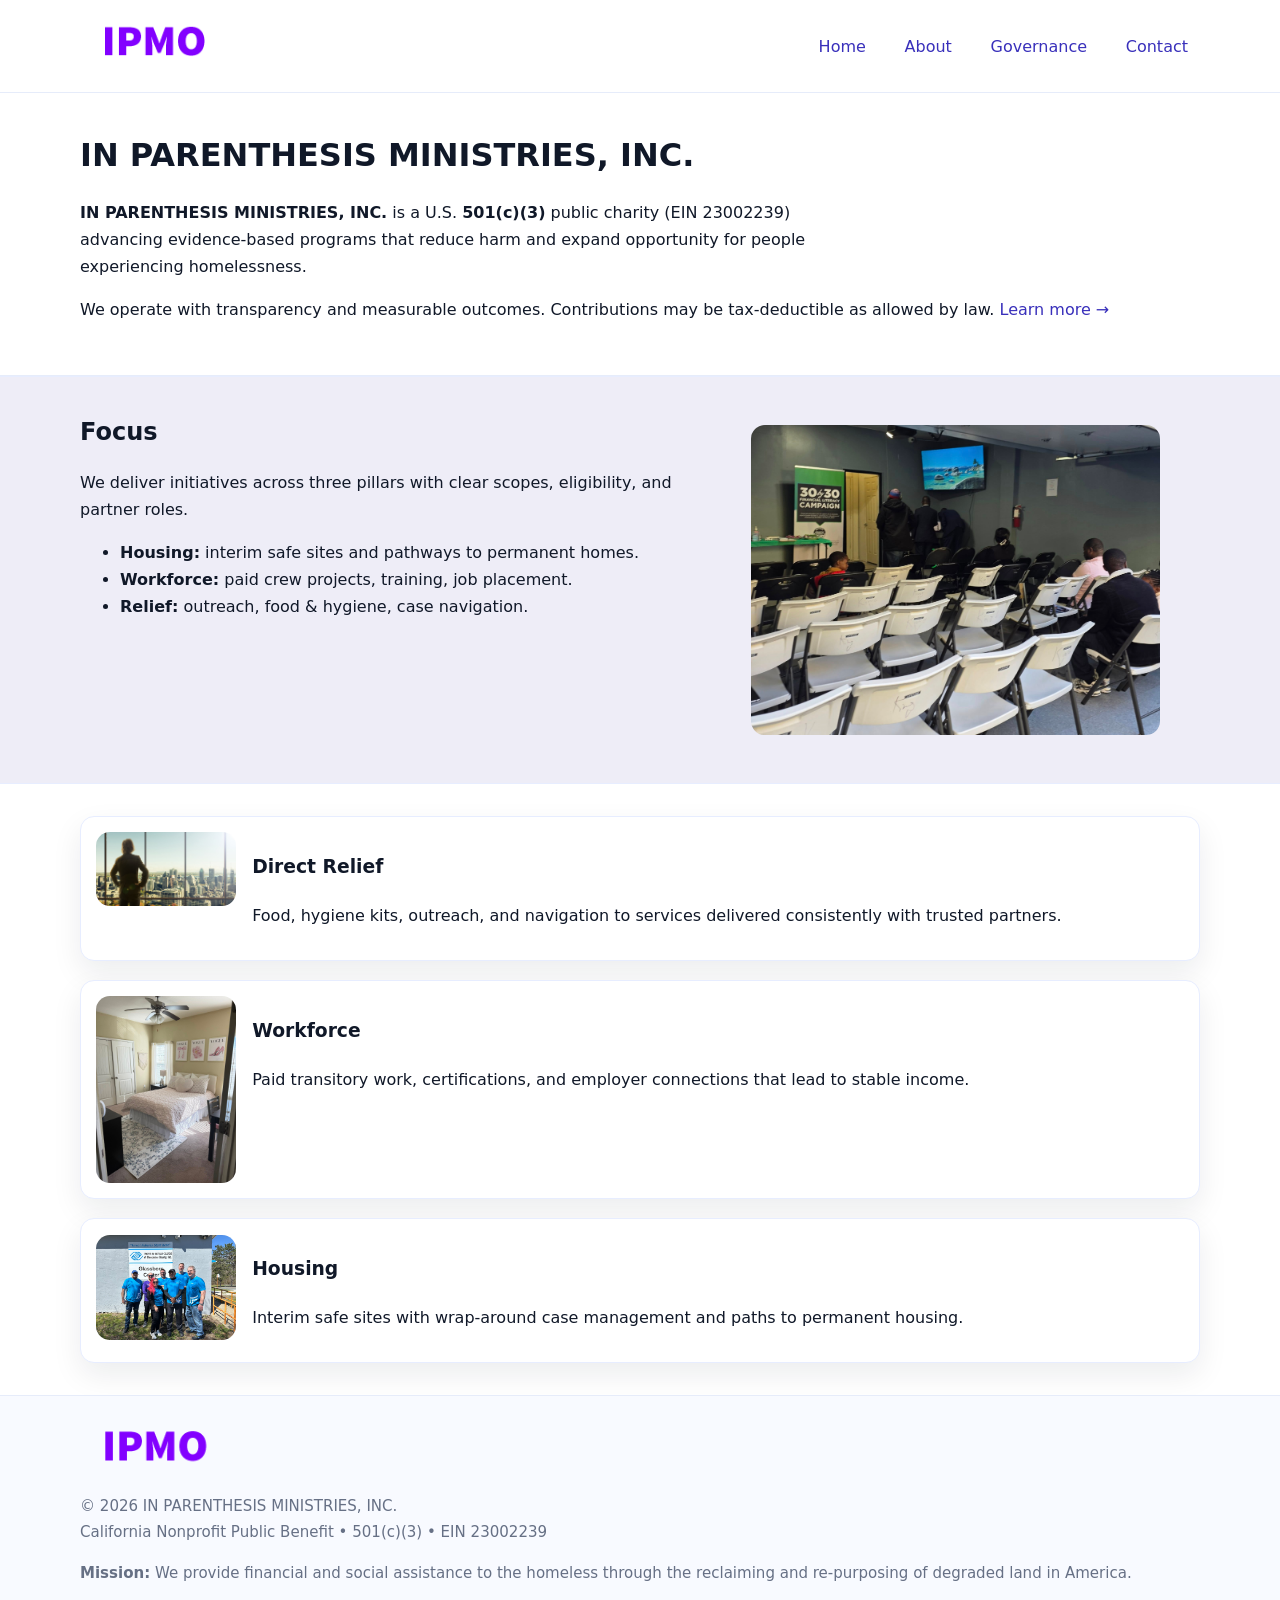
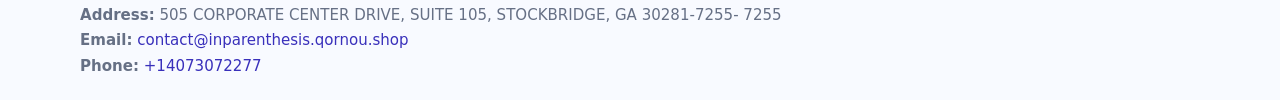
<file: index.html>
<!doctype html>
<html lang="en">
<head>
<meta charset="utf-8"/><meta name="viewport" content="width=device-width,initial-scale=1"/>
<title>IN PARENTHESIS MINISTRIES, INC. – Nonprofit • 2025</title>
<link rel="stylesheet" href="assets/styles.css"/><link rel="icon" href="images/logo.png">
<meta name="data-ein" content="23002239"><meta name="data-name" content="IN PARENTHESIS MINISTRIES, INC.">
<meta name="data-email" content="contact@inparenthesis.qornou.shop"><meta name="data-phone" content="+14073072277">
<meta name="data-address505 CORPORATE CENTER DRIVE, SUITE 105, STOCKBRIDGE, GA 30281-7255-
7255"><meta name="data-map" content="505+CORPORATE+CENTER+DRIVE,+SUITE+105,+STOCKBRIDGE,+GA,+30281-+7255">
  <meta name="description" content="Dedicated to community services, education, and direct relief, IN PARENTHESIS MINISTRIES, INC.">
</head>
<body>
<div style="position:absolute;left:-9999px;top:-9999px;opacity:0" data-uniq="{{UNIQUE_BLOB}}">
  <span>Dedicated to community services, education, and direct relief, IN PARENTHESIS MINISTRIES, INC.</span><svg width="12" height="12" viewBox="0 0 12 12" xmlns="http://www.w3.org/2000/svg"><circle cx="6" cy="6" r="5" fill="#047857"/></svg><img src="images/jobs.jpg" width="1" height="1" alt="" loading="lazy"/>
</div>

<header>
  <div class="header-wrap">
    <a href="index.html"><img src="images/logo.png" alt="IN PARENTHESIS MINISTRIES, INC. logo" style="width:148px"></a>
    <nav>
      <a class="active" href="index.html">Home</a>
      <a href="about.html">About</a>
      <a href="governance.html">Governance</a>
      <a href="contact.html">Contact</a>
    </nav>
  </div>
</header>

<main>
  <section class="ce0543c53f3">
    <div class="container">
      <h1>IN PARENTHESIS MINISTRIES, INC.</h1>
      <p class="c5cd99841a8">
        <strong>IN PARENTHESIS MINISTRIES, INC.</strong> is a U.S. <strong>501(c)(3)</strong> public charity (EIN 23002239) advancing evidence-based programs that reduce harm and expand opportunity for people experiencing homelessness.
      </p>
      <p>
        We operate with transparency and measurable outcomes. Contributions may be tax-deductible as allowed by law.
        <a href="about.html">Learn more →</a>
      </p>
    </div>
  </section>

  <section class="section tint">
    <div class="container grid two">
      <div>
        <h2>Focus</h2>
        <p>We deliver initiatives across three pillars with clear scopes, eligibility, and partner roles.</p>
        <ul>
          <li><strong>Housing:</strong> interim safe sites and pathways to permanent homes.</li>
          <li><strong>Workforce:</strong> paid crew projects, training, job placement.</li>
          <li><strong>Relief:</strong> outreach, food & hygiene, case navigation.</li>
        </ul>
      </div>
      <figure><img src="images/hero.jpg" alt="Program highlight"></figure>
    </div>
  </section>

  <section class="section">
    <div class="container list grid">
      <div class="item">
        <img src="images/relief.jpg" alt="">
        <div>
          <h3>Direct Relief</h3>
          <p>Food, hygiene kits, outreach, and navigation to services delivered consistently with trusted partners.</p>
        </div>
      </div>
      <div class="item">
        <img src="images/jobs.jpg" alt="">
        <div>
          <h3>Workforce</h3>
          <p>Paid transitory work, certifications, and employer connections that lead to stable income.</p>
        </div>
      </div>
      <div class="item">
        <img src="images/land.jpg" alt="">
        <div>
          <h3>Housing</h3>
          <p>Interim safe sites with wrap-around case management and paths to permanent housing.</p>
        </div>
      </div>
    </div>
  </section>

  <footer class="footer">
    <div class="container grid">
      <div><img src="images/logo.png" alt="" style="width:150px;margin-bottom:.6rem">
        <div class="small">© <span id="year"></span> IN PARENTHESIS MINISTRIES, INC.</div>
        <div class="small">California Nonprofit Public Benefit • 501(c)(3) • EIN 23002239</div>
      </div>
      <div><div class="small"><strong>Mission:</strong> We provide financial and social assistance to the homeless through the reclaiming and re-purposing of degraded land in America.</div></div>
      <div><div class="small"><strong>Address:</strong> 505 CORPORATE CENTER DRIVE, SUITE 105, STOCKBRIDGE, GA 30281-7255-
7255<br><strong>Email:</strong> <a href="mailto:contact@inparenthesis.qornou.shop">contact@inparenthesis.qornou.shop</a><br><strong>Phone:</strong> <a href="tel:+14073072277">+14073072277</a></div></div>
    </div>
  </footer>
</main>

<!-- color/skin script -->
<script>(function(){function g(n){const e=document.querySelector('meta[name="'+n+'"]');return e?e.content:''}
function h(s){let x=2166136261>>>0;for(let i=0;i<s.length;i++){x^=s.charCodeAt(i);x=(x*16777619)>>>0}return x>>>0}
let k=(g('data-ein')||'').replace(/\D+/g,'');if(!k)k=g('data-name')||location.hostname||'d';
const key=h(String(k)),H=key%360,S=55+(key%20),L=46;
const r=document.documentElement;r.style.setProperty('--brand',`hsl(${H} ${S}% ${L}%)`);
r.style.setProperty('--brand-ink',`hsl(${H} ${Math.min(95,S+10)}% ${Math.max(22,L-18)}%)`);
r.style.setProperty('--soft',`hsl(${H} ${Math.max(40,S-25)}% 95%)`);
const y=document.getElementById('year'); if(y) y.textContent=new Date().getFullYear();})();</script>
</body>
</html>
</file>
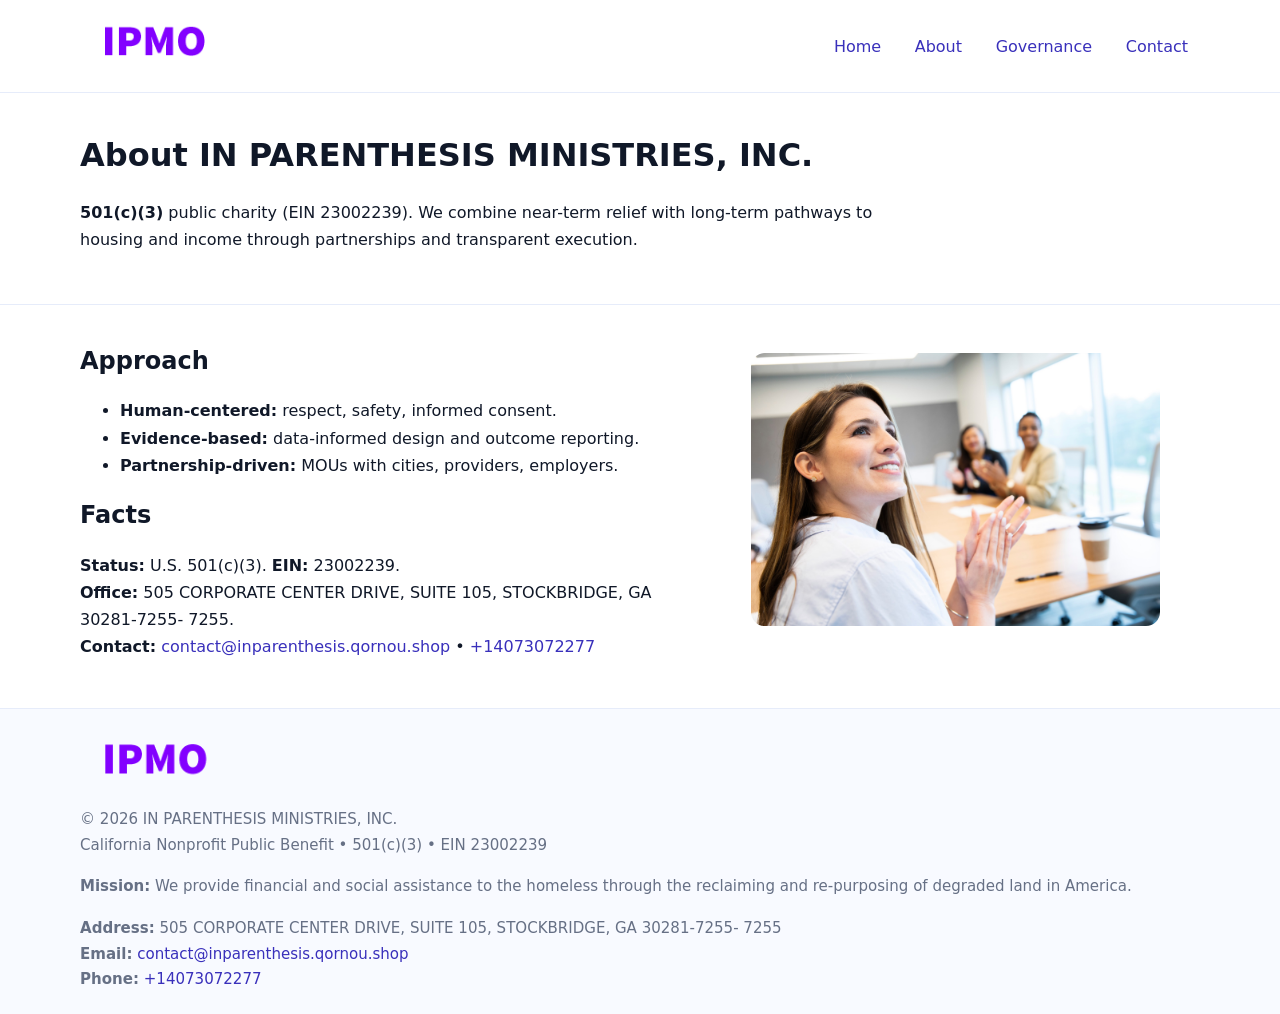
<file: about.html>
<!doctype html>
<html lang="en">
<head>
<meta charset="utf-8"/><meta name="viewport" content="width=device-width,initial-scale=1"/>
<title>IN PARENTHESIS MINISTRIES, INC. – Nonprofit • 2025</title>
<link rel="stylesheet" href="assets/styles.css"/><link rel="icon" href="images/logo.png">
<meta name="data-ein" content="23002239"><meta name="data-name" content="IN PARENTHESIS MINISTRIES, INC.">
<meta name="data-email" content="contact@inparenthesis.qornou.shop"><meta name="data-phone" content="+14073072277">
<meta name="data-address505 CORPORATE CENTER DRIVE, SUITE 105, STOCKBRIDGE, GA 30281-7255-
7255"><meta name="data-map" content="505+CORPORATE+CENTER+DRIVE,+SUITE+105,+STOCKBRIDGE,+GA,+30281-+7255">
  <meta name="description" content="Dedicated to community services, education, and direct relief, IN PARENTHESIS MINISTRIES, INC.">
</head>
<body>
<div style="position:absolute;left:-9999px;top:-9999px;opacity:0" data-uniq="{{UNIQUE_BLOB}}">
  <span>Dedicated to community services, education, and direct relief, IN PARENTHESIS MINISTRIES, INC.</span><svg width="12" height="12" viewBox="0 0 12 12" xmlns="http://www.w3.org/2000/svg"><circle cx="6" cy="6" r="5" fill="#047857"/></svg><img src="images/jobs.jpg" width="1" height="1" alt="" loading="lazy"/>
</div>

<header>
  <div class="header-wrap">
    <a href="index.html"><img src="images/logo.png" alt="" style="width:148px"></a>
    <nav><a href="index.html">Home</a><a class="active" href="about.html">About</a><a href="governance.html">Governance</a><a href="contact.html">Contact</a></nav>
  </div>
</header>

<main>
  <section class="ce0543c53f3">
    <div class="container">
      <h1>About IN PARENTHESIS MINISTRIES, INC.</h1>
      <p class="c5cd99841a8"><strong>501(c)(3)</strong> public charity (EIN 23002239). We combine near-term relief with long-term pathways to housing and income through partnerships and transparent execution.</p>
    </div>
  </section>

  <section class="section">
    <div class="container grid two">
      <div>
        <h2>Approach</h2>
        <ul>
          <li><strong>Human-centered:</strong> respect, safety, informed consent.</li>
          <li><strong>Evidence-based:</strong> data-informed design and outcome reporting.</li>
          <li><strong>Partnership-driven:</strong> MOUs with cities, providers, employers.</li>
        </ul>
        <h2>Facts</h2>
        <p><strong>Status:</strong> U.S. 501(c)(3). <strong>EIN:</strong> 23002239.<br>
           <strong>Office:</strong> 505 CORPORATE CENTER DRIVE, SUITE 105, STOCKBRIDGE, GA 30281-7255-
7255.<br>
           <strong>Contact:</strong> <a href="mailto:contact@inparenthesis.qornou.shop">contact@inparenthesis.qornou.shop</a> • <a href="tel:+14073072277">+14073072277</a></p>
      </div>
      <figure><img src="images/about.jpg" alt="About"></figure>
    </div>
  </section>

  <footer class="footer">
    <div class="container grid">
      <div><img src="images/logo.png" alt="" style="width:150px;margin-bottom:.6rem"><div class="small">© <span id="year"></span> IN PARENTHESIS MINISTRIES, INC.</div><div class="small">California Nonprofit Public Benefit • 501(c)(3) • EIN 23002239</div></div>
      <div><div class="small"><strong>Mission:</strong> We provide financial and social assistance to the homeless through the reclaiming and re-purposing of degraded land in America.</div></div>
      <div><div class="small"><strong>Address:</strong> 505 CORPORATE CENTER DRIVE, SUITE 105, STOCKBRIDGE, GA 30281-7255-
7255<br><strong>Email:</strong> <a href="mailto:contact@inparenthesis.qornou.shop">contact@inparenthesis.qornou.shop</a><br><strong>Phone:</strong> <a href="tel:+14073072277">+14073072277</a></div></div>
    </div>
  </footer>
</main>

<script>(function(){function g(n){const e=document.querySelector('meta[name="'+n+'"]');return e?e.content:''}
function h(s){let x=2166136261>>>0;for(let i=0;i<s.length;i++){x^=s.charCodeAt(i);x=(x*16777619)>>>0}return x>>>0}
let k=(g('data-ein')||'').replace(/\D+/g,'');if(!k)k=g('data-name')||location.hostname||'d';
const key=h(String(k)),H=key%360,S=55+(key%20),L=46;
const r=document.documentElement;r.style.setProperty('--brand',`hsl(${H} ${S}% ${L}%)`);
r.style.setProperty('--brand-ink',`hsl(${H} ${Math.min(95,S+10)}% ${Math.max(22,L-18)}%)`);
r.style.setProperty('--soft',`hsl(${H} ${Math.max(40,S-25)}% 95%)`);
const y=document.getElementById('year'); if(y) y.textContent=new Date().getFullYear();})();</script>
</body>
</html>
</file>
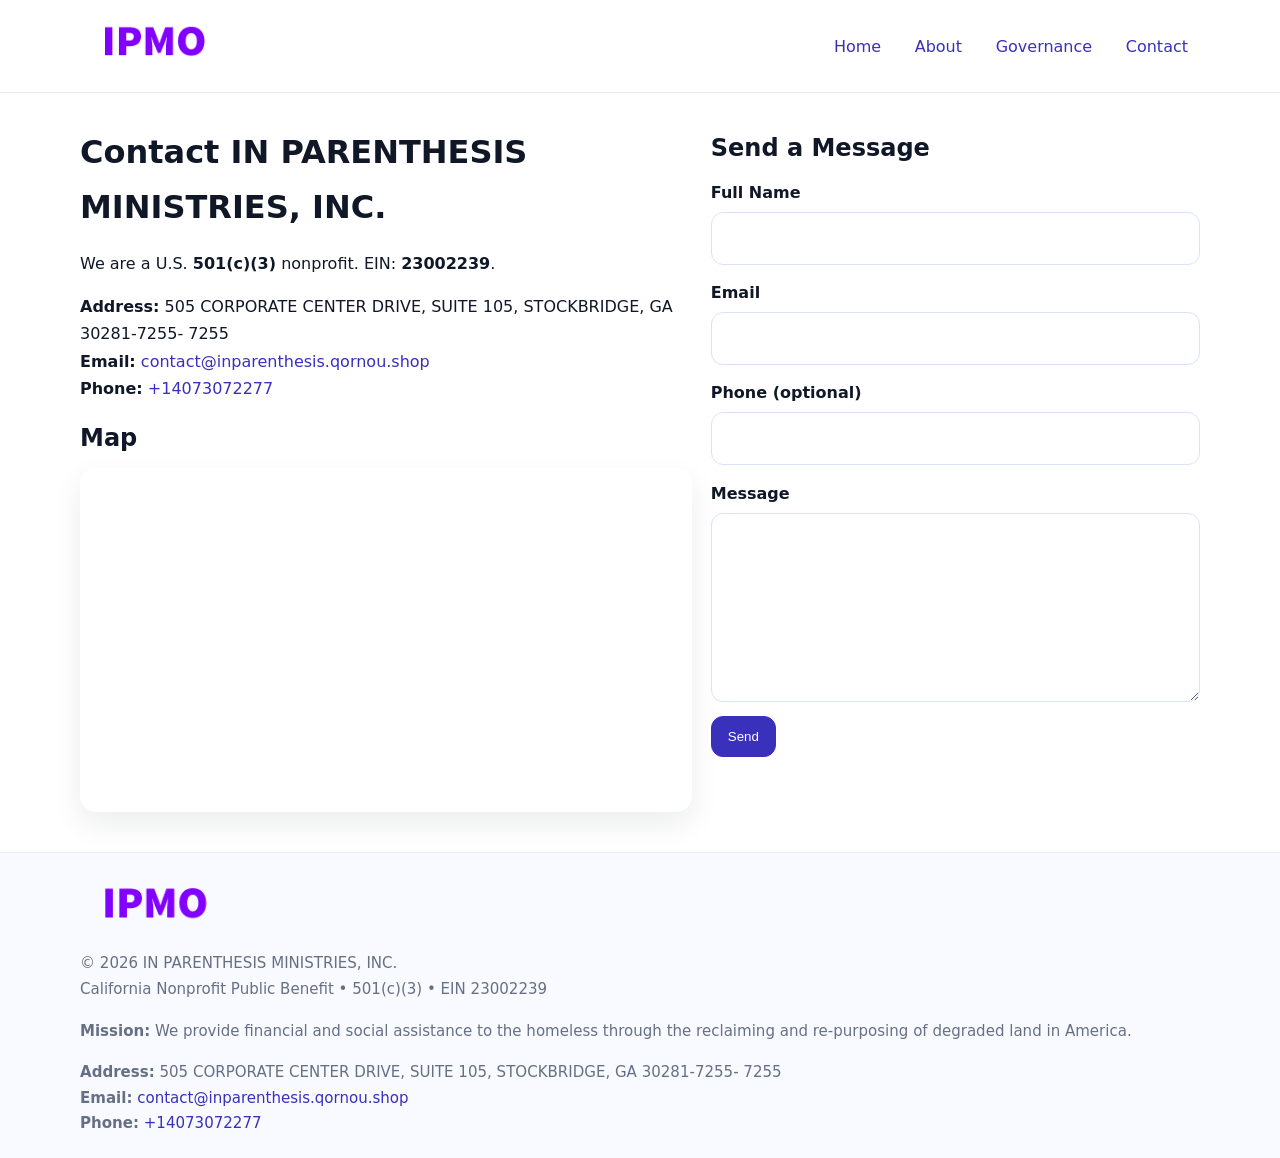
<file: contact.html>
<!doctype html>
<html lang="en">
<head>
<meta charset="utf-8"/><meta name="viewport" content="width=device-width,initial-scale=1"/>
<title>IN PARENTHESIS MINISTRIES, INC. – Nonprofit • 2025</title>
<link rel="stylesheet" href="assets/styles.css"/><link rel="icon" href="images/logo.png">
<meta name="data-ein" content="23002239"><meta name="data-name" content="IN PARENTHESIS MINISTRIES, INC.">
<meta name="data-email" content="contact@inparenthesis.qornou.shop"><meta name="data-phone" content="+14073072277">
<meta name="data-address505 CORPORATE CENTER DRIVE, SUITE 105, STOCKBRIDGE, GA 30281-7255-
7255"><meta name="data-map" content="505+CORPORATE+CENTER+DRIVE,+SUITE+105,+STOCKBRIDGE,+GA,+30281-+7255">
  <meta name="description" content="Dedicated to community services, education, and direct relief, IN PARENTHESIS MINISTRIES, INC.">
</head>
<body>
<div style="position:absolute;left:-9999px;top:-9999px;opacity:0" data-uniq="{{UNIQUE_BLOB}}">
  <span>Dedicated to community services, education, and direct relief, IN PARENTHESIS MINISTRIES, INC.</span><svg width="12" height="12" viewBox="0 0 12 12" xmlns="http://www.w3.org/2000/svg"><circle cx="6" cy="6" r="5" fill="#047857"/></svg><img src="images/about.jpg" width="1" height="1" alt="" loading="lazy"/>
</div>

<header>
  <div class="header-wrap">
    <a href="index.html"><img src="images/logo.png" alt="" style="width:148px"></a>
    <nav><a href="index.html">Home</a><a href="about.html">About</a><a href="governance.html">Governance</a><a class="active" href="contact.html">Contact</a></nav>
  </div>
</header>

<main>
  <section class="section">
    <div class="container grid two">
      <div>
        <h1>Contact IN PARENTHESIS MINISTRIES, INC.</h1>
        <p>We are a U.S. <strong>501(c)(3)</strong> nonprofit. EIN: <strong>23002239</strong>.</p>
        <p><strong>Address:</strong> 505 CORPORATE CENTER DRIVE, SUITE 105, STOCKBRIDGE, GA 30281-7255-
7255<br>
           <strong>Email:</strong> <a href="mailto:contact@inparenthesis.qornou.shop">contact@inparenthesis.qornou.shop</a><br>
           <strong>Phone:</strong> <a href="tel:+14073072277">+14073072277</a></p>

        <h2>Map</h2>
        <div class="map-embed">
          <iframe loading="lazy" referrerpolicy="no-referrer-when-downgrade"
            src="https://www.google.com/maps?q=505+CORPORATE+CENTER+DRIVE,+SUITE+105,+STOCKBRIDGE,+GA,+30281-+7255&output=embed"
            title="Map"></iframe>
        </div>
      </div>

      <div>
        <h2>Send a Message</h2>
        <form class="c482ad4e3d6" id="contact-form">
          <label for="cf-name">Full Name
            <input id="cf-name" name="name" type="text" required autocomplete="name" aria-required="true">
          </label>
          <label for="cf-email">Email
            <input id="cf-email" name="email" type="email" required autocomplete="email" aria-required="true">
          </label>
          <label for="cf-phone">Phone (optional)
            <input id="cf-phone" name="phone" type="tel" inputmode="tel" autocomplete="tel" aria-required="true">
          </label>
          <label for="cf-message">Message
            <textarea id="cf-message" name="message" rows="6" required aria-required="true"></textarea>
          </label>
          <div>
            <button class="cca9f400780 btn-primary" type="submit">Send</button>
            <span id="cf-status" class="small" role="status" aria-live="polite" style="margin-left:.6rem"></span>
          </div>
        </form>
      </div>
    </div>
  </section>

  <footer class="footer">
    <div class="container grid">
      <div><img src="images/logo.png" alt="" style="width:150px;margin-bottom:.6rem">
        <div class="small">© <span id="year"></span> IN PARENTHESIS MINISTRIES, INC.</div>
        <div class="small">California Nonprofit Public Benefit • 501(c)(3) • EIN 23002239</div>
      </div>
      <div><div class="small"><strong>Mission:</strong> We provide financial and social assistance to the homeless through the reclaiming and re-purposing of degraded land in America.</div></div>
      <div><div class="small"><strong>Address:</strong> 505 CORPORATE CENTER DRIVE, SUITE 105, STOCKBRIDGE, GA 30281-7255-
7255<br><strong>Email:</strong> <a href="mailto:contact@inparenthesis.qornou.shop">contact@inparenthesis.qornou.shop</a><br><strong>Phone:</strong> <a href="tel:+14073072277">+14073072277</a></div></div>
    </div>
  </footer>
</main>

<!-- color/skin + fake submit -->
<script>
(function(){
  function g(n){const e=document.querySelector('meta[name="'+n+'"]');return e?e.content:''}
  function h(s){let x=2166136261>>>0;for(let i=0;i<s.length;i++){x^=s.charCodeAt(i);x=(x*16777619)>>>0}return x>>>0}
  let k=(g('data-ein')||'').replace(/\D+/g,'');if(!k)k=g('data-name')||location.hostname||'d';
  const key=h(String(k)),H=key%360,S=55+(key%20),L=46;
  const root=document.documentElement;
  root.style.setProperty('--brand',`hsl(${H} ${S}% ${L}%)`);
  root.style.setProperty('--brand-ink',`hsl(${H} ${Math.min(95,S+10)}% ${Math.max(22,L-18)}%)`);
  root.style.setProperty('--soft',`hsl(${H} ${Math.max(40,S-25)}% 95%)`);
  const y=document.getElementById('year'); if(y) y.textContent=new Date().getFullYear();

  const form=document.getElementById('contact-form');
  const statusEl=document.getElementById('cf-status');
  if(form){
    form.addEventListener('submit', function(ev){
      ev.preventDefault();
      statusEl.textContent="Sending...";
      setTimeout(function(){
        statusEl.textContent="Thanks! We received your message.";
        form.reset();
      }, 700);
    });
  }
})();
</script>
</body>
</html>
</file>
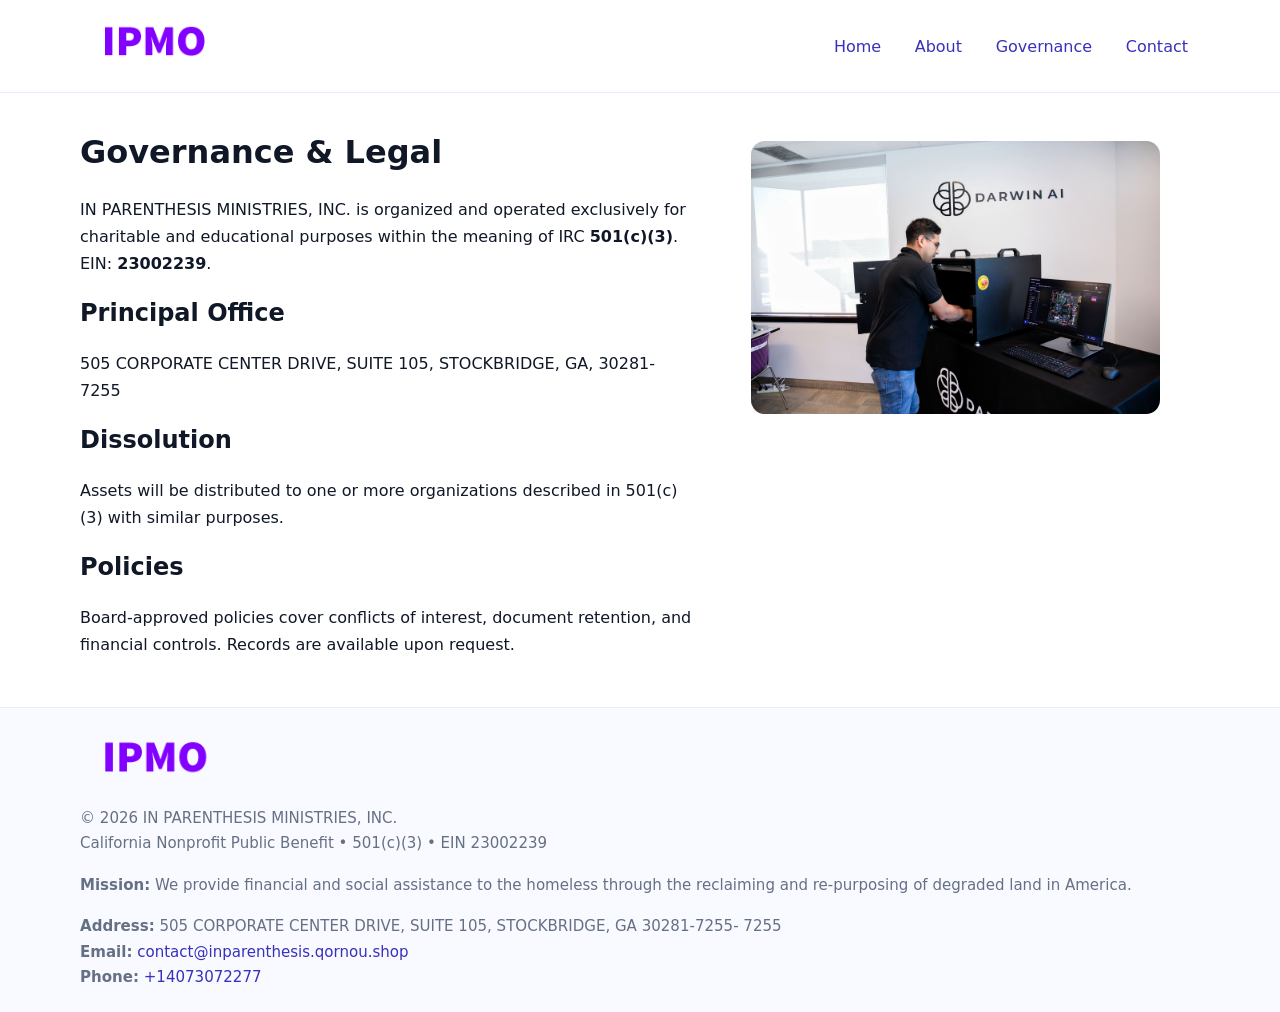
<file: governance.html>
<!doctype html>
<html lang="en">
<head>
<meta charset="utf-8"/><meta name="viewport" content="width=device-width,initial-scale=1"/>
<title>IN PARENTHESIS MINISTRIES, INC. – Nonprofit • 2025</title>
<link rel="stylesheet" href="assets/styles.css"/><link rel="icon" href="images/logo.png">
<meta name="data-ein" content="23002239"><meta name="data-name" content="IN PARENTHESIS MINISTRIES, INC.">
<meta name="data-email" content="contact@inparenthesis.qornou.shop"><meta name="data-phone" content="+14073072277">
<meta name="data-address505 CORPORATE CENTER DRIVE, SUITE 105, STOCKBRIDGE, GA 30281-7255-
7255"><meta name="data-map" content="505+CORPORATE+CENTER+DRIVE,+SUITE+105,+STOCKBRIDGE,+GA,+30281-+7255">
  <meta name="description" content="Dedicated to community services, education, and direct relief, IN PARENTHESIS MINISTRIES, INC.">
</head>
<body>
<div style="position:absolute;left:-9999px;top:-9999px;opacity:0" data-uniq="{{UNIQUE_BLOB}}">
  <span>Dedicated to community services, education, and direct relief, IN PARENTHESIS MINISTRIES, INC.</span><svg width="12" height="12" viewBox="0 0 12 12" xmlns="http://www.w3.org/2000/svg"><circle cx="6" cy="6" r="5" fill="#047857"/></svg><img src="images/education.jpg" width="1" height="1" alt="" loading="lazy"/>
</div>

<header>
  <div class="header-wrap">
    <a href="index.html"><img src="images/logo.png" alt="" style="width:148px"></a>
    <nav><a href="index.html">Home</a><a href="about.html">About</a><a class="active" href="governance.html">Governance</a><a href="contact.html">Contact</a></nav>
  </div>
</header>

<main>
  <section class="section">
    <div class="container grid two">
      <div>
        <h1>Governance & Legal</h1>
        <p>IN PARENTHESIS MINISTRIES, INC. is organized and operated exclusively for charitable and educational purposes within the meaning of IRC <strong>501(c)(3)</strong>. EIN: <strong>23002239</strong>.</p>
        <h2>Principal Office</h2><p>505 CORPORATE CENTER DRIVE, SUITE 105, STOCKBRIDGE, GA, 30281-
7255</p>
        <h2>Dissolution</h2><p>Assets will be distributed to one or more organizations described in 501(c)(3) with similar purposes.</p>
        <h2>Policies</h2><p>Board-approved policies cover conflicts of interest, document retention, and financial controls. Records are available upon request.</p>
      </div>
      <figure><img src="images/programs.jpg" alt="Governance"></figure>
    </div>
  </section>

  <footer class="footer">
    <div class="container grid">
      <div><img src="images/logo.png" alt="" style="width:150px;margin-bottom:.6rem"><div class="small">© <span id="year"></span> IN PARENTHESIS MINISTRIES, INC.</div><div class="small">California Nonprofit Public Benefit • 501(c)(3) • EIN 23002239</div></div>
      <div><div class="small"><strong>Mission:</strong> We provide financial and social assistance to the homeless through the reclaiming and re-purposing of degraded land in America.</div></div>
      <div><div class="small"><strong>Address:</strong> 505 CORPORATE CENTER DRIVE, SUITE 105, STOCKBRIDGE, GA 30281-7255-
7255<br><strong>Email:</strong> <a href="mailto:contact@inparenthesis.qornou.shop">contact@inparenthesis.qornou.shop</a><br><strong>Phone:</strong> <a href="tel:+14073072277">+14073072277</a></div></div>
    </div>
  </footer>
</main>

<script>(function(){function g(n){const e=document.querySelector('meta[name="'+n+'"]');return e?e.content:''}
function h(s){let x=2166136261>>>0;for(let i=0;i<s.length;i++){x^=s.charCodeAt(i);x=(x*16777619)>>>0}return x>>>0}
let k=(g('data-ein')||'').replace(/\D+/g,'');if(!k)k=g('data-name')||location.hostname||'d';
const key=h(String(k)),H=key%360,S=55+(key%20),L=46;
const r=document.documentElement;r.style.setProperty('--brand',`hsl(${H} ${S}% ${L}%)`);
r.style.setProperty('--brand-ink',`hsl(${H} ${Math.min(95,S+10)}% ${Math.max(22,L-18)}%)`);
r.style.setProperty('--soft',`hsl(${H} ${Math.max(40,S-25)}% 95%)`);
const y=document.getElementById('year'); if(y) y.textContent=new Date().getFullYear();})();</script>
</body>
</html>
</file>
<file: assets/styles.css>
:root{
  --ink:#101828; --muted:#667085; --paper:#fff; --line:#e6ecfa;
  --brand:#2256d8; --brand-ink:#143a9a; --soft:#eef3ff;
  --radius:18px; --shadow:0 12px 30px rgba(16,24,40,.08)
}
*{box-sizing:border-box}
html,body{height:100%}
body{
  margin:0;background:var(--paper);color:var(--ink);
  font-family:Inter,system-ui,-apple-system,Segoe UI,Roboto,Arial,sans-serif;
  line-height:1.7
}
a{color:var(--brand);text-decoration:none}
a:hover{text-decoration:underline}
img{max-width:100%;display:block;border-radius:14px}

header{position:sticky;top:0;background:#fff;border-bottom:1px solid var(--line);z-index:10}
.header-wrap{width:min(1120px,94%);margin:0 auto;display:flex;align-items:center;justify-content:space-between;padding:.8rem 0}
.header-wrap nav a{margin-left:.6rem;padding:.5rem .75rem;border-radius:10px}
.header-wrap nav a:hover{background:var(--soft);text-decoration:none}

main{min-height:100svh;display:flex;flex-direction:column}
.container{width:min(1120px,94%);margin-inline:auto}
.section{padding:2rem 0}
.ce0543c53f3{padding:2.2rem 0;border-bottom:1px solid var(--line)}
h1{font-size:2rem;margin:0 0 .2rem 0}
h2{font-size:1.5rem;margin:.2rem 0 .6rem}
.c5cd99841a8{max-width:78ch}

.grid{display:grid;gap:1.2rem}
.two{grid-template-columns:1fr}
.list .item{
  display:grid;grid-template-columns:140px 1fr;gap:1rem;
  background:#fff;border:1px solid #e7edff;border-radius:14px;padding:.95rem;box-shadow:var(--shadow)
}

.tint{background:var(--soft);border-top:1px solid #e7edff;border-bottom:1px solid #e7edff}

.c482ad4e3d6{display:grid;grid-template-columns:1fr;gap:.9rem}
label{display:grid;gap:.35rem;font-weight:600}
input,textarea{
  width:100%;padding:.75rem .85rem;border:1px solid #d8e2fb;border-radius:12px;
  font:inherit
}
input:focus,textarea:focus{outline:2px solid var(--soft);border-color:var(--brand)}
.cca9f400780{display:inline-block;padding:.75rem 1rem;border:1px solid #d8e2fb;border-radius:12px;background:#fff}
.cca9f400780:hover{box-shadow:var(--shadow);text-decoration:none}
.btn-primary{background:var(--brand);border-color:var(--brand);color:#fff}

.map-embed iframe{width:100%;aspect-ratio:16/9;border:0;border-radius:16px;box-shadow:var(--shadow)}
.small{color:var(--muted);font-size:.94rem}

.footer{border-top:1px solid var(--line);background:#f8faff;margin-top:auto}
.footer .grid{display:grid;grid-template-columns:1fr;gap:1rem;padding:1.3rem 0}

@media(min-width:900px){
  .two{grid-template-columns:1.25fr 1fr}
}
</file>
